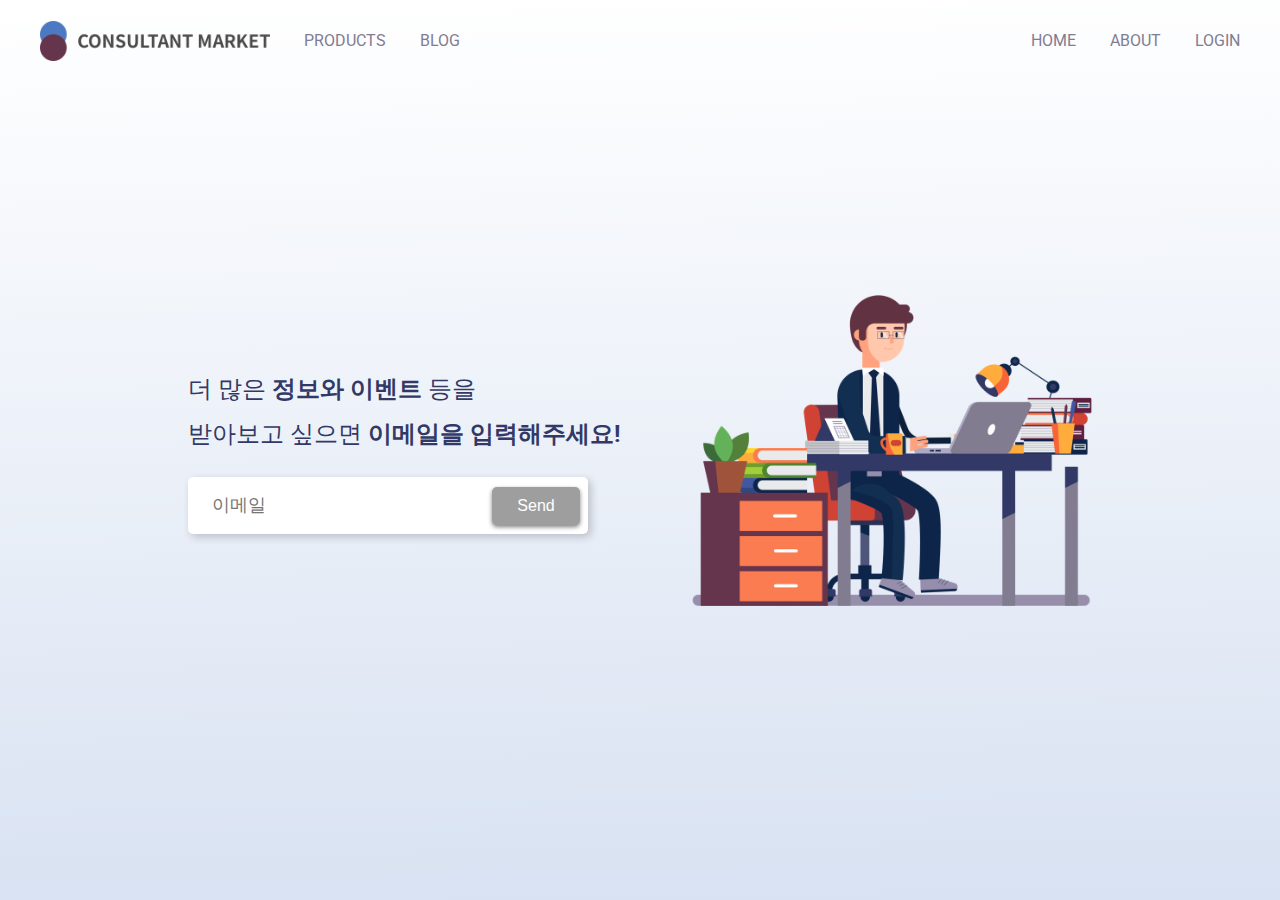
<file: consultingMarket/index.html>
<!DOCTYPE html>
<html>
  <head>
    <title>Consulting Market</title>
    <meta charset="utf-8" />

    <link href="https://fonts.googleapis.com/css?family=Roboto" rel="stylesheet">
    <link href="styles.css" rel="stylesheet" />
  </head>

  <body>
    <div class="hero-header">
      <div class="navbar">
        <a href="#" id="logo">
          <img src="images/logo.png" width="230">
        </a>

        <ul class="menu menu-left">
          <li><a href="#">PRODUCTS</a></li>
          <li><a href="#">BLOG</a></li>
        </ul>

        <ul class="menu menu-right">
          <li><a href="#">HOME</a></li>
          <li><a href="#">ABOUT</a></li>
          <li><a href="#">LOGIN</a></li>
        </ul>
      </div>

      <div class="container">
        <div class="left">
          <h2>더 많은 <b>정보와 이벤트</b> 등을<br> 받아보고 싶으면 <b>이메일을 입력해주세요!</b></h2>

          <input id="email-input" type="email" placeholder="이메일">
          <input id="submit-btn" type="submit" value="Send">
        </div>

        <img id="main-img" src="images/desk.png" width="400">
      </div>
    </div>

    <script
      src="https://code.jquery.com/jquery-3.2.1.min.js"
      integrity="sha256-hwg4gsxgFZhOsEEamdOYGBf13FyQuiTwlAQgxVSNgt4="
      crossorigin="anonymous"></script>

    <script>
        $('#email-input').on('input', activeSend);

        function activeSend() {
            var email = $('#email-input').val();
            if(email.indexOf('@') != -1 && email.indexOf('.') != -1){
                $('#submit-btn').css('background-color', '#4D79C2');
            }
            else {
                $('#submit-btn').css('background-color', '#9E9E9E');
            }
        }
    </script>
  </body>
</html>
</file>
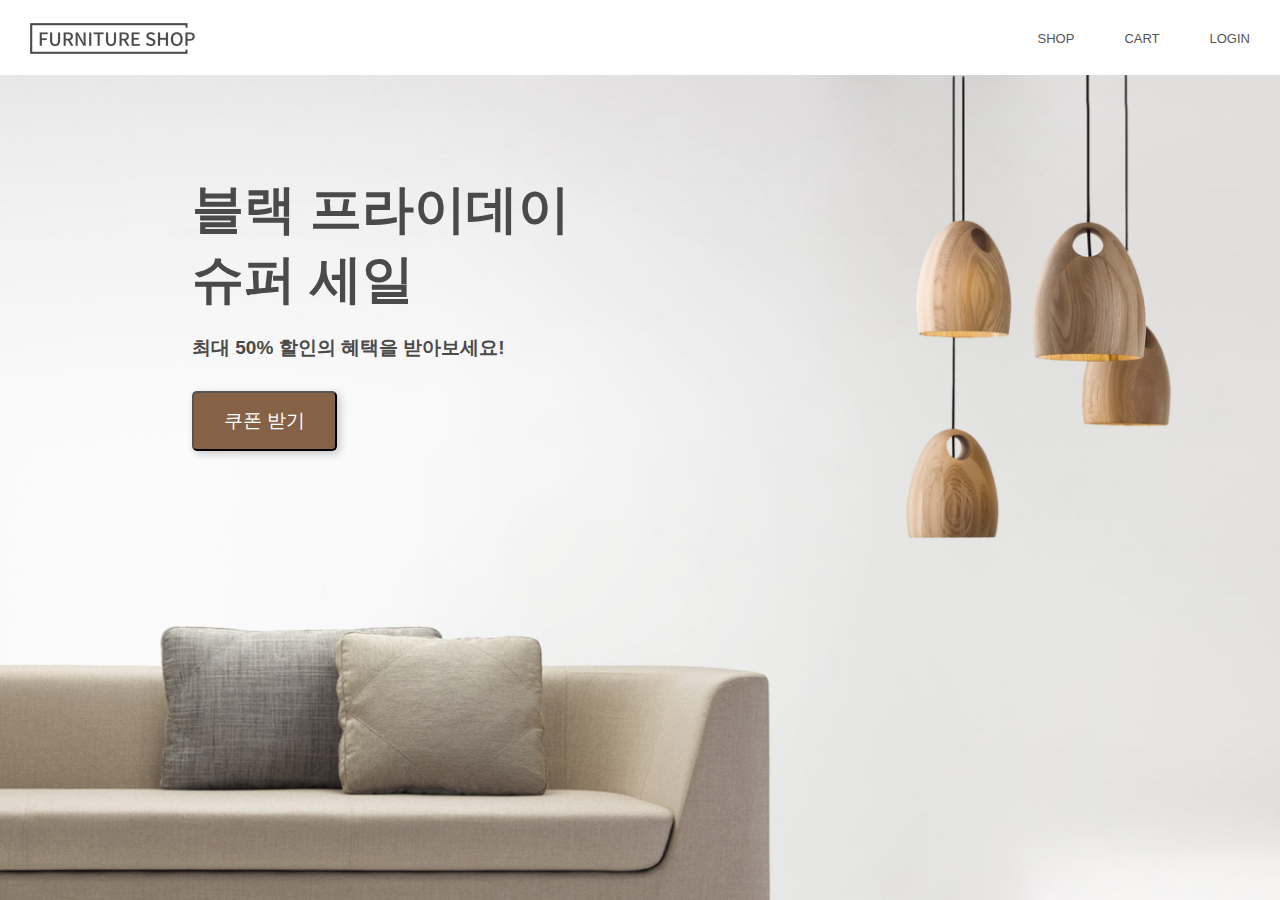
<file: FurnitureShop/index.html>
<!DOCTYPE html>
<html>

<head>
    <title>Furniture Shop</title>
    <meta charset="utf-8" />
    <link href="css/styles.css" rel="stylesheet" />
</head>

<body>
    <div class="navbar">
        <a href="#" id="logo">
            <img src="images/logo.png" width="165">
        </a>

        <ul id="menu">
            <li><a href="#">SHOP</a></li>
            <li><a href="#">CART</a></li>
            <li><a href="#">LOGIN</a></li>
        </ul>
    </div>

    <div class="hero-header">
        <div class="info">
            <h1>블랙 프라이데이 슈퍼 세일</h1>
            <h2>최대 50% 할인의 혜택을 받아보세요!</h2>
            <button id="popup-trigger">쿠폰 받기</button>
        </div>
    </div>

    <div id="popup" role="alert">
        <div id="popup-container">
            <h3>다운 완료!</h3>
            <p>내 쿠폰함에서 확인하세요!</p>

            <button id="close-btn">확인</button>
        </div>
    </div>

    <script src="https://code.jquery.com/jquery-3.2.1.min.js" integrity="sha256-hwg4gsxgFZhOsEEamdOYGBf13FyQuiTwlAQgxVSNgt4="
        crossorigin="anonymous"></script>
    <script src='js/script.js'></script>
</body>

</html>
</file>
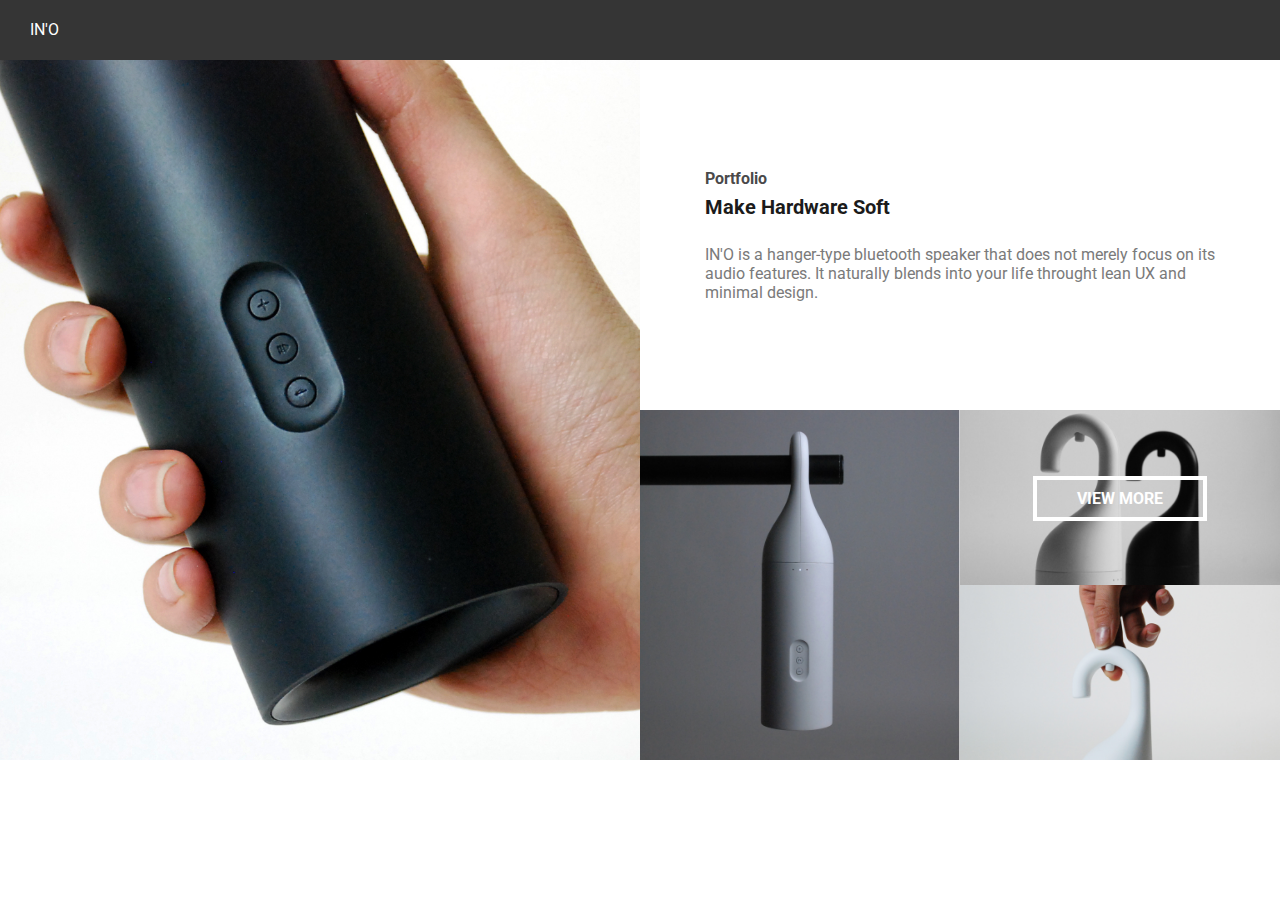
<file: in'o/index.html>
<!DOCTYPE html>
<html>

<head>
  <title>IN'O</title>
  <link rel="stylesheet" href="css/styles.css">
  <link href="https://fonts.googleapis.com/css?family=Roboto" rel="stylesheet">
</head>
    <div id="page_name">
      <span> IN'O </span>
    </div>

    <div id="main_photo"></div>
   
    <div id="main_introduce">
      <div id="main_introduce_inside">
        <h3>Portfolio</h3>
        <h1>Make Hardware Soft</h1>
        <p>IN'O is a hanger-type bluetooth
          speaker that does not merely focus
          on its audio features. It naturally
          blends into your life throught lean UX
          and minimal design.
        </p>
      </div>
    </div>

    <div class="img1"></div>
    <div class="img2">
      <a href="#">VIEW MORE</a>
    </div>
    <div class="img3"></div>
    
  
<body>
</body>

</html>
</file>
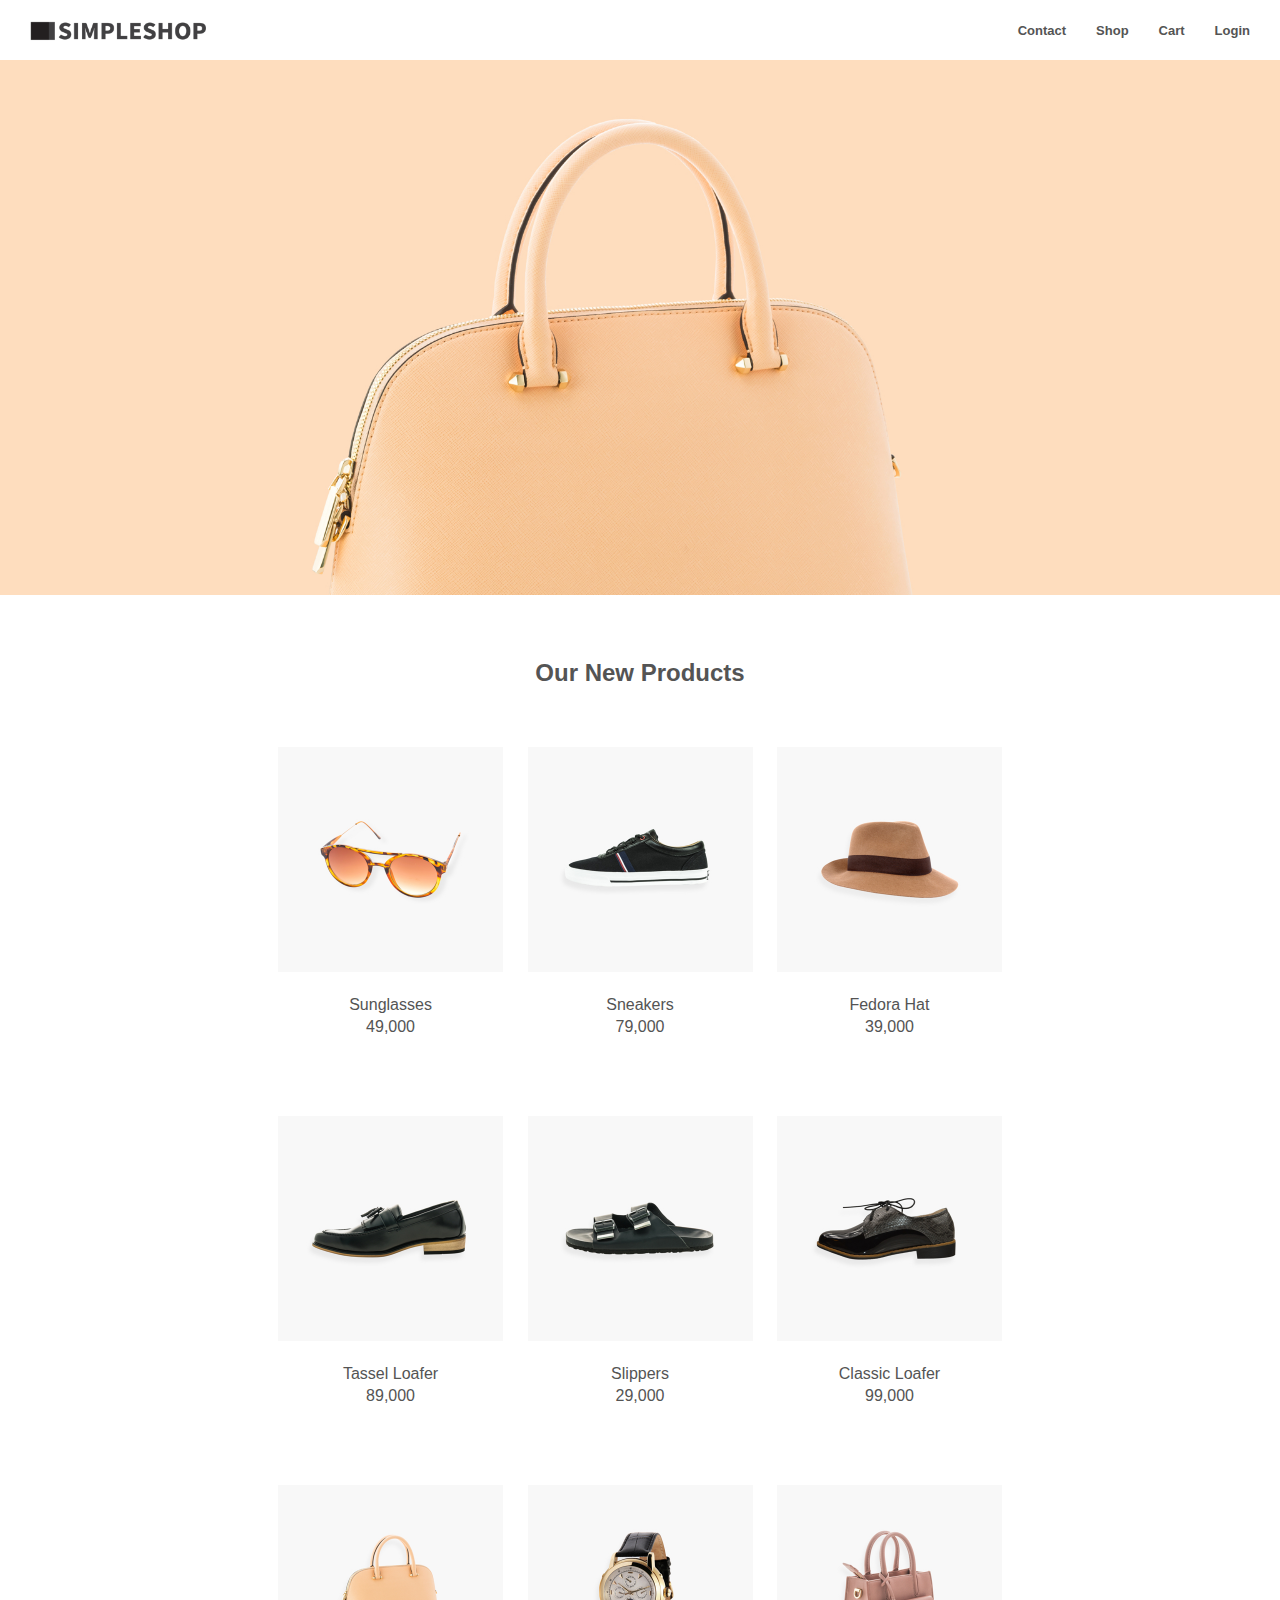
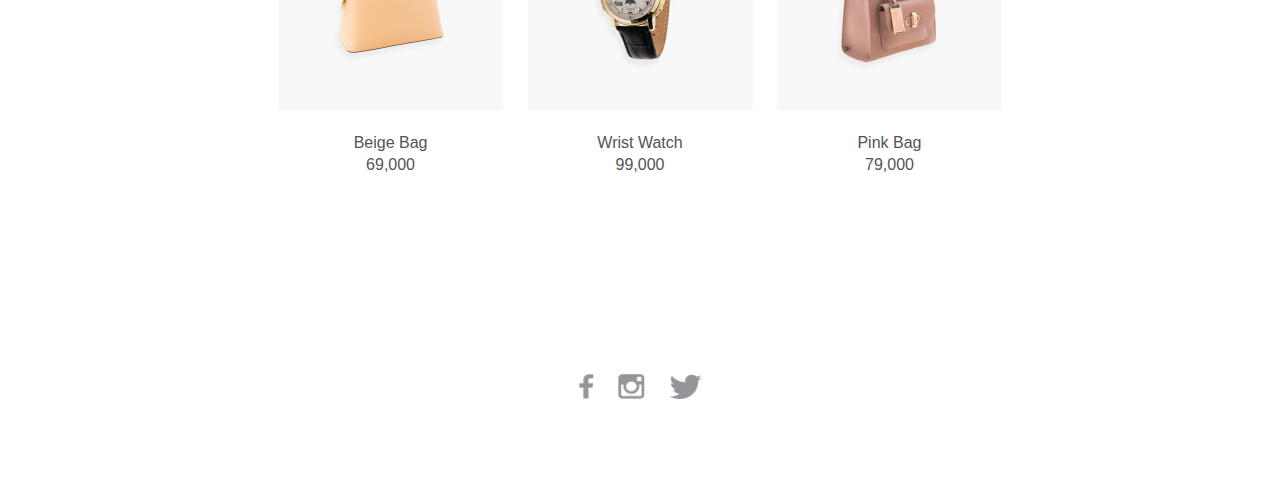
<file: simpleshop/index.html>
<!DOCTYPE html>
<html>
  <head>
    <title>SimpleShop</title>
    <meta charset="utf-8" />
    <link href="css/styles.css" rel="stylesheet" />
  </head> 
  <body>
    <div id="navbar">
            <a href="#" id="nav_logo">
                <img src="images/logo.png" alt="SimpleShop">
            </a>
            <ul id="nav_lists">
                <li><a href="#">Contact</a></li>
                <li><a href="#">Shop</a></li>
                <li><a href="#">Cart</a></li>
                <li><a href="#">Login</a></li>
            </ul>
    </div>
    
    <div id="hero_header">
        <img src="images/hero_header.jpg" alt="main_beige_bag" >
            <h1 id="new_product_h1">Our New Products</h1>
    </div>
        
    <div id="products">
        <div class="product_tables">
            <a href="#">
                <img src="images/sunglasses.jpg" alt="sunglasses">
                <p class="product_details">
                    Sunglasses
                    <span>49,000</span>
                </p>
            </a>
            <a href="#">
                <img src="images/tassel_loafer.jpg" alt="tassel_loafer">
                <p class="product_details">
                    Tassel Loafer
                    <span>89,000</span>
                </p>
            </a>
            <a href="#">
                <img src="images/beige_bag.jpg" alt="beige_bag">
                <p class="product_details">
                    Beige Bag
                    <span>69,000</span>
                </p> 
            </a>
        </div>
        <div class="product_tables">
            <a href="#">
                <img src="images/sneakers.jpg" alt="sneakers">
                <p class="product_details">
                    Sneakers
                    <span>79,000</span>
                </p>
            </a>
            <a href="#">
                <img src="images/slippers.jpg" alt="slippers">
                <p class="product_details">
                    Slippers
                    <span>29,000</span>   
                </p>
            </a>
            <a href="#">
                <img src="images/wrist_watch.jpg" alt="wrist_watch">
                <p class="product_details">
                    Wrist Watch
                        <span>99,000</span>
                </p>
            </a>
        </div>
        <div class="product_tables">
            <a href="#">
                <img src="images/fedora_hat.jpg" alt="fedora_hat">
                <p class="product_details">
                    Fedora Hat
                    <span>39,000</span>
                </p>
            </a>
            <a href="#">
                <img src="images/classic_loafer.jpg" alt="classic_loafer">
                <p class="product_details">
                    Classic Loafer
                    <span>99,000</span>
                </p> 
            </a>
            <a href="#">
                <img src="images/pink_bag.jpg" alt="pink_bag">
                <p class="product_details">
                    Pink Bag
                    <span>79,000</span>
                </p> 
            </a>
        </div>
    </div> 
    
        
    <div id="footer">
        <a href="https://www.facebook.com"><img src="images/facebook.png" alt="facebook"></a>
        <a href="https://www.instagram.com"><img src="images/instagram.png" alt="instagram"></a>
        <a href="https://www.twitter.com"><img src="images/twitter.png" alt="twitter"></a>
    </div> 
  </body>
</html>
</file>
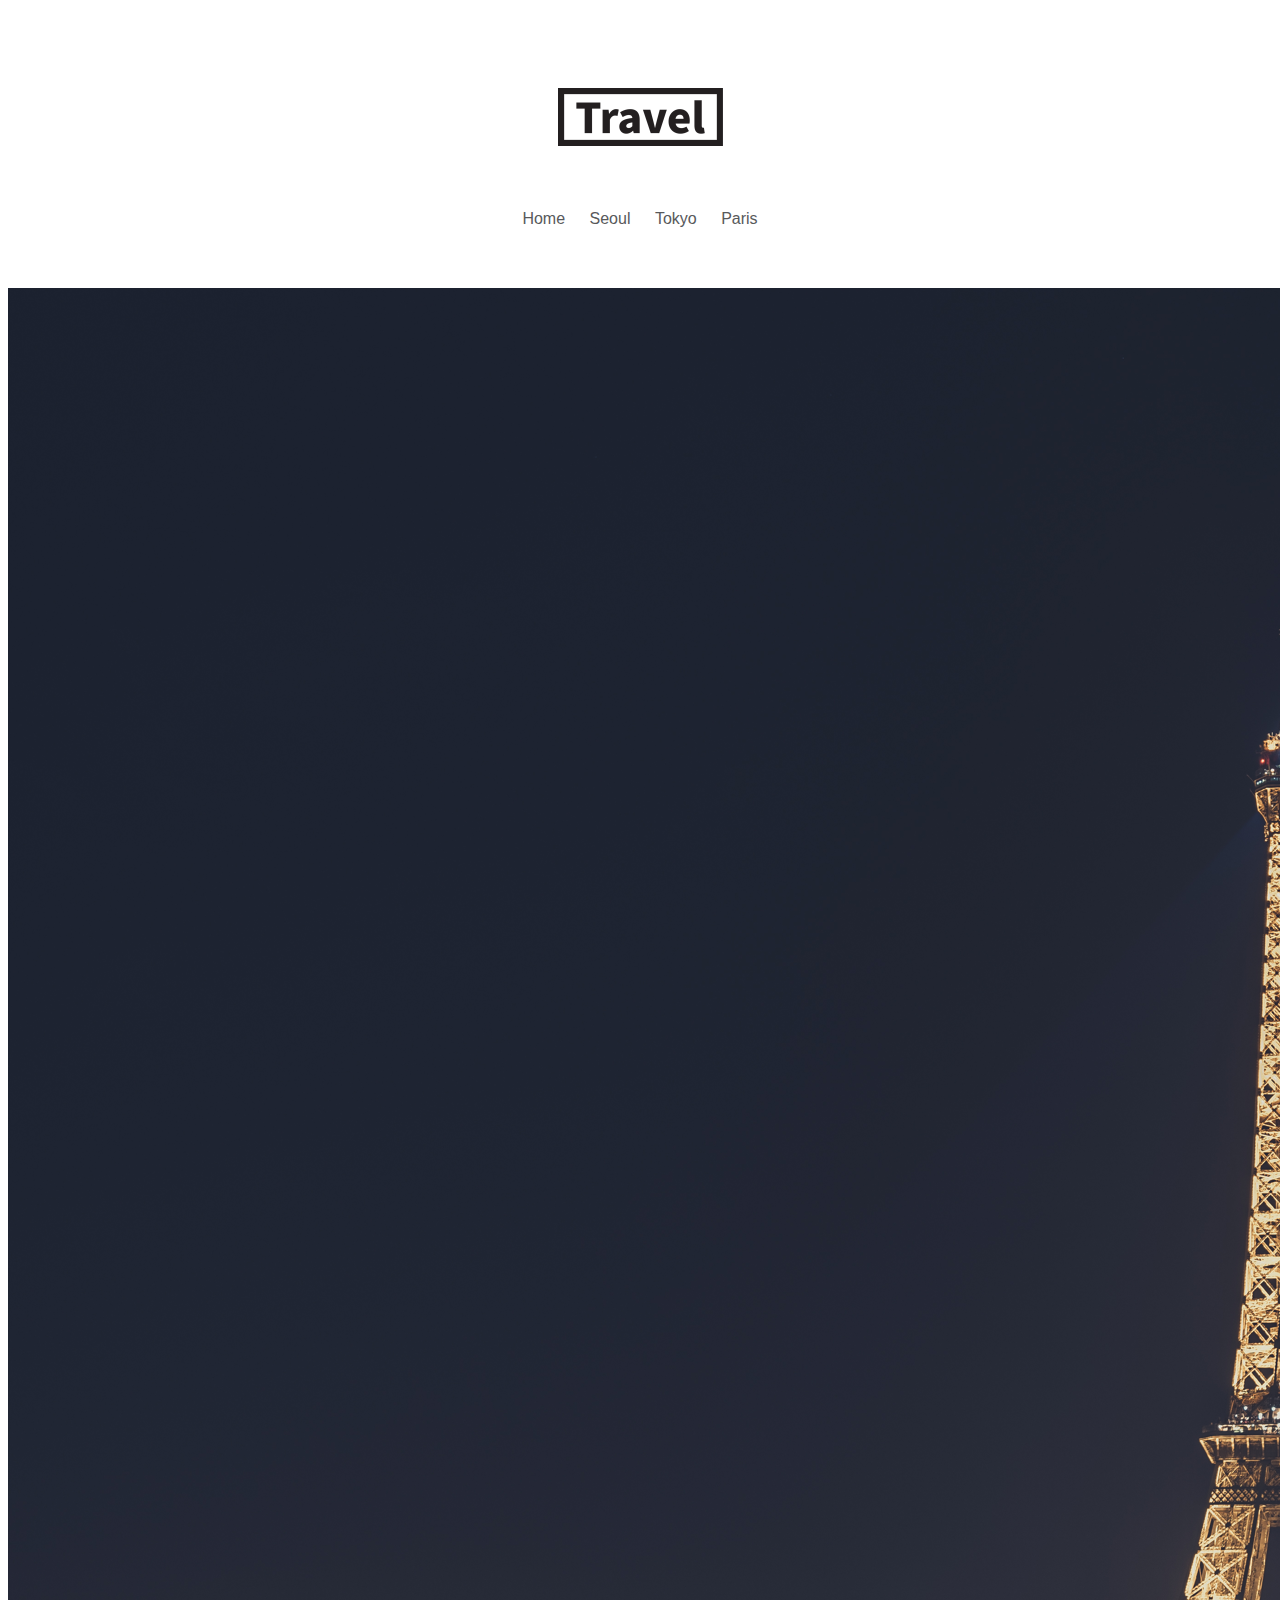
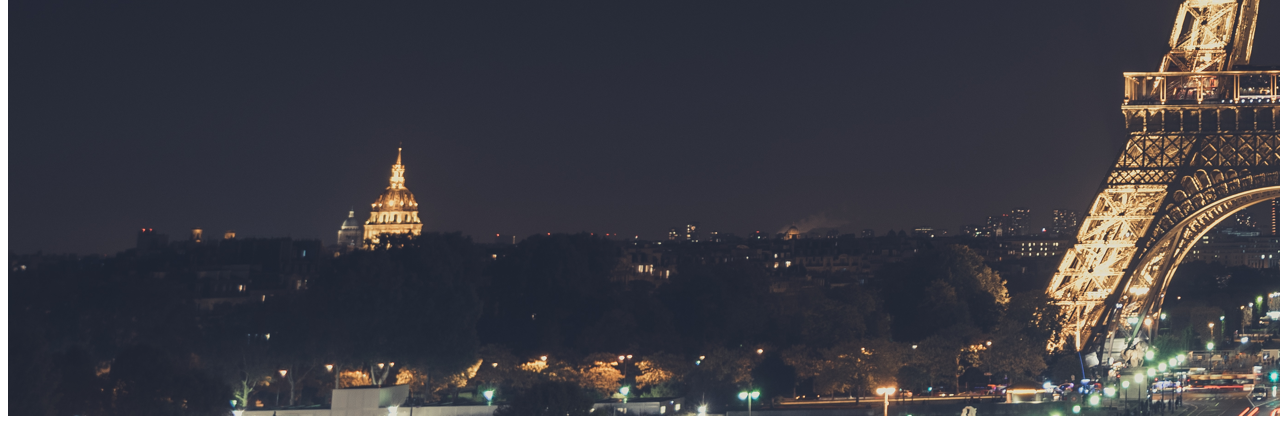
<file: travel/paris.html>
<!DOCTYPE html>
<html lang="en">
<head>
  <meta charset="UTF-8">
  <link rel="stylesheet" href="css/style.css">
  <title>Travel</title>
</head>
<body>
  <div class="center-body">
    <img src="images/logo.png" class="logo">
    <div class="country_list">
      <a href="index.html" class="a-tag">Home</a>
      <a href="seoul.html" class="a-tag">Seoul</a>
      <a href="tokyo.html" class="a-tag">Tokyo</a>
      <a href="paris.html" class="a-tag a-tag-selected">Paris</a>
    </div>
    <img src="images/paris.png" class="country_photo">
  </div>
</body>
</html>
</file>
<file: consultingMarket/styles.css>
* {
    box-sizing: border-box;
  }
  
  body {
    font-family: 'Roboto', sans-serif;
    margin: 0;
    min-width: 992px;
  }
  
  /* Navigation Bar */
  
  .navbar {
    position: absolute;
    top: 0;
    left: 0;
    min-width: 992px;
    width: 100%;
    padding-left: 23px;
    padding-right: 23px;
  }
  
  .navbar {
    height: 80px;
    line-height: 80px;
  }
  
  .navbar #logo {
    float: left;
    margin: 0 17px;
  }
  
  .navbar #logo img {
    vertical-align: middle;
  }
  
  .navbar .menu {
    padding: 0;
    margin: 0;
    list-style: none;
    font-size: 16px;
  }
  
  .navbar .menu li {
    float: left;
    margin: 0 17px;
  }
  
  .navbar .menu li a {
    color: #817C92;
    text-decoration: none;
    vertical-align: middle;
  }
  
  .navbar .menu-left {
    float: left;
  }
  
  .navbar .menu-right {
    float: right;
  }
  
  /* Hero Header */
  
  .hero-header {
    height: 100vh;
    background-image: linear-gradient(-1deg, rgba(77,121,194,0.22) 0%, rgba(77,121,194,0.00) 100%);
  }
  
  .container {
    text-align: center;
    line-height: 100vh;
  }
  
  .left {
    width: 500px;
    display: inline-block;
    vertical-align: middle;
    line-height: normal;
    text-align: left;
  }
  
  .left h2 {
    font-weight: normal;
    font-size: 24px;
    color: #323966;
    line-height: 45px;
    margin: 0;
    margin-bottom: 20px;
  }
  
  .left #email-input {
    background: #FFFFFF;
    box-shadow: 3px 3px 8px 0 rgba(0,0,0,0.20);
    border-radius: 5px;
    font-size: 18px;
    padding: 18px 24px;
    padding-right: 118px;
    border: none;
    width: 400px;
  }
  
  .left #submit-btn {
    margin-left: -100px;
    width: 88px;
    background: #9E9E9E;
    box-shadow: 0 2px 4px 0 rgba(0,0,0,0.50);
    border-radius: 5px;
    border: none;
    color: white;
    padding: 10px 0;
    font-size: 16px;
    cursor: pointer;
  }
  
  .container #main-img {
    vertical-align: middle;
  }
</file>
<file: FurnitureShop/css/styles.css>
* {
    box-sizing: border-box;
  }
  
  body {
    margin: 0;
    min-width: 992px;
    font-family: "Helvetica";
  }
  
  /* navbar */
  
  .navbar {
    height: 75px;
    padding-left: 30px;
    padding-right: 30px;
  }
  
  .navbar #logo {
    line-height: 75px;
  }
  
  .navbar #logo img {
    vertical-align: middle;
  }
  
  .navbar #menu {
    float: right;
    list-style: none;
    padding: 0;
    margin: 0;
  }
  
  .navbar #menu li {
    float: left;
    margin-left: 50px;
    line-height: 75px;
  }
  
  .navbar #menu li a {
    color: #545454;
    font-size: 13px;
    text-decoration: none;
  }
  
  /* hero header */
  
  .hero-header {
    height: calc(100vh - 75px);
    background-image: url("../images/hero_image.jpg");
    background-repeat: no-repeat;
    background-size: cover;
    background-position: center center;
    position: relative;
  }
  
  .info {
    width: 380px;
    position: absolute;
    left: 15%;
    top: 100px;
  }
  
  .info h1 {
    font-size: 52px;
    color: #4A4A4A;
    margin: 0;
    margin-bottom: 20px;
  }
  
  .info h2 {
    font-size: 19px;
    color: #4A4A4A;
    margin: 0;
    margin-bottom: 30px;
  }
  
  .info button {
    background: #856246;
    box-shadow: 3px 3px 8px 0 rgba(0,0,0,0.20);
    border-radius: 5px;
    padding: 15px 30px;
    color: white;
    font-size: 19px;
    cursor: pointer;
  }
  
  /* popup */
  
  #popup {
    position: fixed;
    left: 0;
    top: 0;
    height: 100%;
    width: 100%;
    background-color: rgba(0,0,0,0.50);
    display: none;
  }
  
  #popup-container {
    position: relative;
    width: 90%;
    max-width: 400px;
    margin: 4em auto;
    background: #FFF;
    border-radius: .25em .25em .4em .4em;
    text-align: center;
    box-shadow: 0 0 20px rgba(0, 0, 0, 0.2);
    padding: 20px;
  }
  
  #popup-container h3 {
    font-size: 20px;
    color: #4A4A4A;
  }
  
  #popup-container p {
    font-size: 20px;
    color: #797979;
  }
  
  #popup-container button {
    background: #856246;
    border-radius: 100px;
    color: white;
    padding: 10px 68px;
    cursor: pointer;
    font-size: 16px;
  }
  
  #popup-container .cd-buttons:after {
    content: "";
    display: table;
    clear: both;
  }
  
  #popup-container .cd-buttons li {
    float: left;
    width: 50%;
    list-style: none;
  }
</file>
<file: in'o/css/styles.css>
* {
  box-sizing: border-box;
}

body {
  margin: 0;
  font-family: "Roboto", sans-serif;
}

/* page logo */

#page_name {
  height: 60px;
  background-color: #353535;
  width: 100%;
}
#page_name span {
  color: white;
  padding: 0 30px;
  line-height: 60px;
}

/* main photo */

#main_photo {
  background-image: url("../images/main_img.jpg");
  background-size: cover;
  background-position: center center;
}

/* introduce */
#main_introduce_inside {
  line-height: normal;
  vertical-align: middle;
  display: inline-block;
}

#main_introduce_inside h3 {
  height: 16px;
  font-size: 16px;
  color: #4a4a4a;
  margin: 0;
  margin-bottom: 10px;
}
#main_introduce_inside h1 {
  height: 20px;
  font-size: 20px;
  color: #1b1b1b;
  margin: 0;
  margin-bottom: 30px;
}
#main_introduce_inside p {
  font-size: 16px;
  color: #7a7a7a;
  margin: 0;
}

.img2 a {
  text-decoration: none;
  font-weight: bold;
  font-size: 16px;
  color: white;
  border: 4px solid white;
  padding: 9px 40px;
  vertical-align: middle;
}

/* product image */

.img1 {
  background-size: cover;
  background-position: center center;
  background-image: url("../images/img1.jpg");
}
.img2 {
  background-size: cover;
  background-position: center center;
  text-align: center;
  background-image: url("../images/img2.jpg");
}
.img3 {
  background-size: cover;
  background-position: center center;
  background-image: url("../images/img3.jpg");
}



/* <767px */
@media (max-width: 767px) {
  #main_photo {
    height: 350px;
  }
  #main_introduce {
    line-height: 320px;
    height: 320px;
    padding: 0 30px;
  }
  .img1 {
    height: 385px;
  }
  .img2 {
    height: 200px;
    line-height: 200px;
  }
  .img3 {
    height: 200px;
  }
}

/* 768px>= and <991px */
@media (min-width: 768px) and (max-width: 991px) {
  #main_photo {
    width: 100%;
    height: 562px;
  }
  #main_introduce {
    width: 100%;
    height: 282px;
    padding: 0 65px;
    line-height: 282px;
  }
  
  .img1 {
    width: 50%;
    height: 360px;
    float: left;
  }
  .img2 {
    width: 50%;
    height: 180px;
    line-height: 180px;
    float: left;
  }
  .img3 {
    width: 50%;
    height: 180px;
    float: left;
  }
}

/* 992px>= */
@media (min-width: 992px) {
  #main_photo {
    width: 50%;
    height: 700px;
    float: left;
  }
  #main_introduce {
    width: 50%;
    height: 350px;
    line-height: 350px;
    padding: 0 65px;
    float: left;
  }

  .img1 {
    width: 25%;
    height: 350px;
    float: left;
  }
  .img2 {
    width: 25%;
    height: 175px;
    line-height: 175px;
    float: left;
  }
  .img3 {
    width: 25%;
    height: 175px;
    float: left;
  }
}
</file>
<file: simpleshop/css/styles.css>
* {
    box-sizing: border-box;
  }
  
  body {
    margin: 0;
    min-width: 992px;
    font-family: "Helvetica";
  }
  
  /* navbar */
  #navbar {
      padding : 0 30px;
      height:60px;
  }

  #nav_logo {
    float: left;
    line-height: 60px;
  }

  #nav_logo img {
      height : 20px;
      vertical-align: middle;
  }


  #nav_lists {
      margin-top : 0;
      float: right;
      height: 20px;
      line-height: 60px;
    }
  #nav_lists li{
      float:left;
      list-style: none;
      
      margin-right: 30px;
      vertical-align: middle;
  }
  #nav_lists li:last-child{
      margin-right: 0;

  }

  #nav_lists li a{
      text-decoration: none;
      font-size: 13px;
      font-weight: bold;
      color : #545454;

      
    }
  
  /* hero header */
  #hero_header img{
      width : 100%;
  }

  #hero_header h1{
    margin-top:60px;
    margin-bottom: 60px;
    color : #545454;
    font-size: 24px;
    font-weight: bold;
    text-align: center;
  }
  /* products */
  #products {
      text-align: center;
      width: 100%;
  }

  .product_tables {
      margin-right: 20px;
      display: inline-block;
      text-align: center;
      
  }

  .product_tables:last-child{
      margin-right: 0;
  }

  .product_tables a {
      text-decoration: none;
      color:#545454;
  }
  .product_tables a img{
      width: 225px;
      height: 225px;
  }

  .product_details {
    margin-top : 20px;
    margin-bottom: 80px;
    font-size: 16px;
}
  .product_details span{
    display: block;
    margin-top: 4px;
    font-size: 16px;
  }
  

  /* footer */
  
  #footer {
    display: inline-block;
    width: 100%;
    text-align: center;
    margin-top: 120px;
    margin-bottom: 80px;
  }

  #footer a {

      margin-right: 20px;
  }
  #footer a:last-child{
      margin-right: 0;
  }
  #footer a img{
      height : 25px;
  }
</file>
<file: travel/css/style.css>
.center-body {
  text-align: center;
}

.center-body .logo {
  width: 165px;
  height: 58px;
  margin-top: 80px;
}

.center-body .country_list {
  margin: 60px 0;
  font-family: "Helvetica";
}

.country_list .a-tag {
  color: #58595b;
  text-decoration: none;
  padding: 0 10px;
}

#photo {
  width: 90%;
}
</file>
